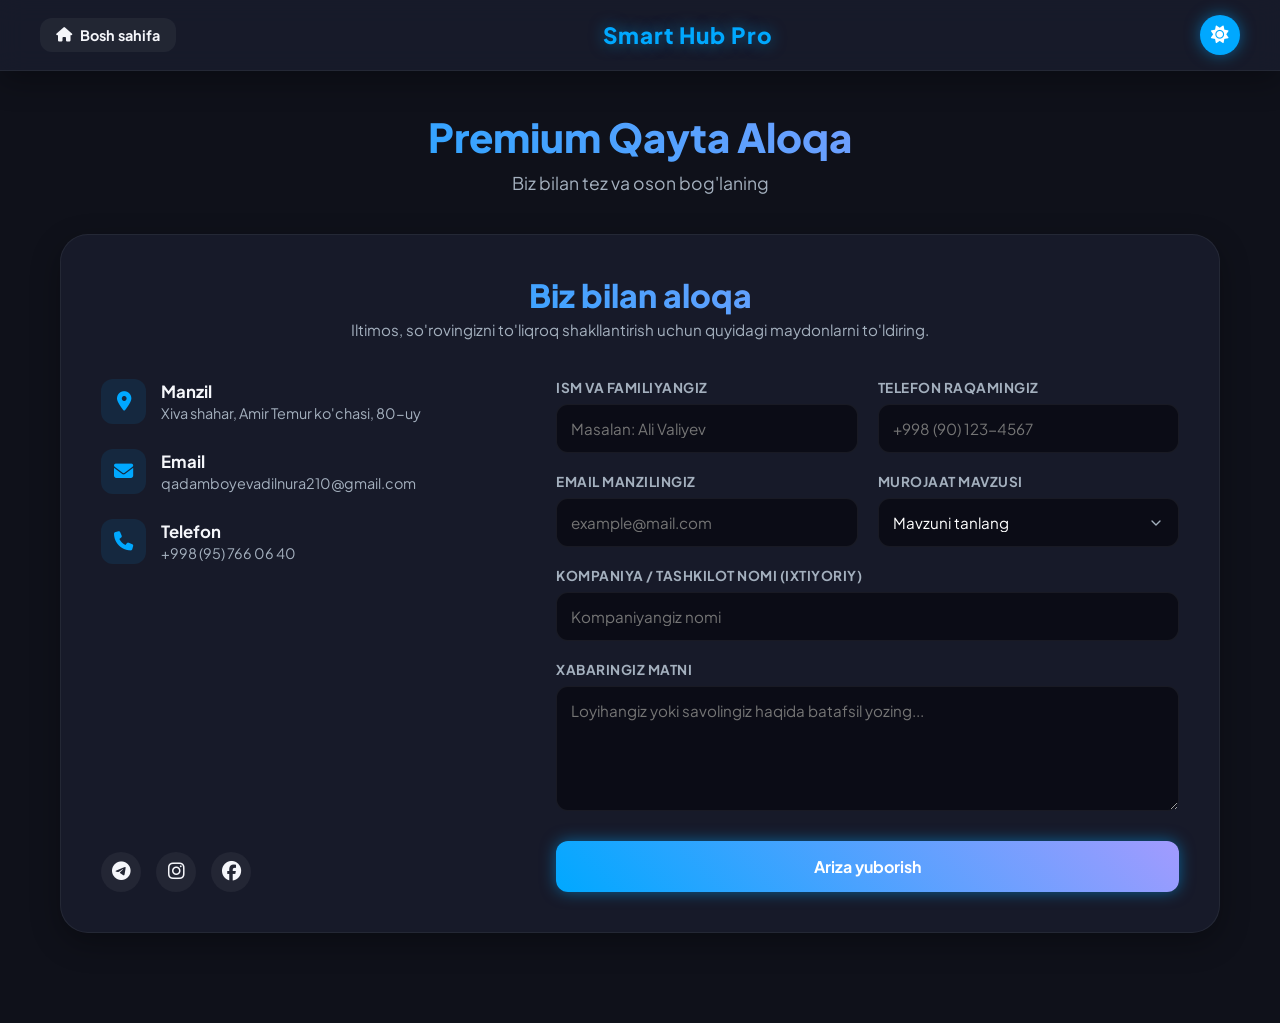
<file: contact.html>
<!DOCTYPE html>
<html lang="uz">

<head>
    <meta charset="UTF-8">
    <meta name="viewport" content="width=device-width, initial-scale=1.0">
    <title>Smart Hub | Kengaytirilgan Aloqa</title>
    <link rel="stylesheet" href="https://cdnjs.cloudflare.com/ajax/libs/font-awesome/6.4.0/css/all.min.css">
    <link href="https://fonts.googleapis.com/css2?family=Plus+Jakarta+Sans:wght@400;600;700;800&display=swap"
        rel="stylesheet">
    <style>
        :root {
            --bg: #0f111a;
            --panel-bg: rgba(26, 29, 46, 0.8);
            --text: #f5f6fa;
            --text-muted: #a4b0be;
            --primary: #00a8ff;
            --primary-hover: #00c4ff;
            --card-shadow: 0 10px 30px rgba(0, 0, 0, 0.3);
            --border: rgba(255, 255, 255, 0.06);
            --neon-shadow: 0 0 15px rgba(0, 168, 255, 0.5);
        }

        [data-theme="light"] {
            --bg: #f4f7f6;
            --panel-bg: rgba(255, 255, 255, 0.85);
            --text: #2d3436;
            --text-muted: #636e72;
            --primary: #0984e3;
            --primary-hover: #74b9ff;
            --card-shadow: 0 10px 30px rgba(0, 0, 0, 0.05);
            --border: rgba(0, 0, 0, 0.06);
            --neon-shadow: 0 0 10px rgba(9, 132, 227, 0.2);
        }

        :root {
            --bg: #0f111a;
            --panel-bg: rgba(26, 29, 46, 0.8);
            --text: #f5f6fa;
            --text-muted: #a4b0be;
            --primary: #00a8ff;
            --primary-hover: #00c4ff;
            --card-shadow: 0 10px 30px rgba(0, 0, 0, 0.3);
            --border: rgba(255, 255, 255, 0.06);
            --neon-shadow: 0 0 15px rgba(0, 168, 255, 0.5);
        }

        [data-theme="light"] {
            --bg: #f4f7f6;
            --panel-bg: rgba(255, 255, 255, 0.85);
            --text: #2d3436;
            --text-muted: #636e72;
            --primary: #0984e3;
            --primary-hover: #74b9ff;
            --card-shadow: 0 10px 30px rgba(0, 0, 0, 0.05);
            --border: rgba(0, 0, 0, 0.06);
            --neon-shadow: 0 0 10px rgba(9, 132, 227, 0.2);
        }

        /* Universal selektordan transition olib tashlandi, body'ga berildi */
        * {
            margin: 0;
            padding: 0;
            box-sizing: border-box;
            font-family: 'Plus Jakarta Sans', sans-serif;
        }

        body {
            background: var(--bg);
            color: var(--text);
            min-height: 100vh;
            padding-bottom: 50px;
            overflow-x: hidden;
            transition: background 0.3s, color 0.3s;
            /* Rejim o'zgarganda silliq o'tishi uchun */
        }

        header {
            background: var(--panel-bg);
            backdrop-filter: blur(12px);
            padding: 15px 20px;
            border-bottom: 1px solid var(--border);
            position: sticky;
            top: 0;
            z-index: 100;
            box-shadow: var(--card-shadow);
        }

        .nav-container {
            max-width: 1200px;
            margin: 0 auto;
            display: flex;
            justify-content: space-between;
            align-items: center;
        }

        .back-btn {
            font-size: 0.9rem;
            font-weight: 700;
            color: var(--text);
            text-decoration: none;
            display: flex;
            align-items: center;
            gap: 8px;
            background: rgba(255, 255, 255, 0.05);
            padding: 8px 16px;
            border-radius: 12px;
            cursor: pointer;
            transition: background 0.2s;
        }

        [data-theme="light"] .back-btn {
            background: rgba(0, 0, 0, 0.03);
        }

        .logo-title {
            font-size: 1.4rem;
            font-weight: 800;
            color: var(--primary);
            letter-spacing: 1px;
            text-shadow: var(--neon-shadow);
        }

        .theme-toggle {
            background: var(--primary);
            color: #fff;
            border: none;
            width: 40px;
            height: 40px;
            border-radius: 50%;
            cursor: pointer;
            display: flex;
            align-items: center;
            justify-content: center;
            font-size: 1.1rem;
            box-shadow: var(--neon-shadow);
            transition: transform 0.2s, background 0.2s;
        }

        .theme-toggle:hover {
            transform: scale(1.05);
            background: var(--primary-hover);
        }

        .container {
            max-width: 1200px;
            margin: 40px auto;
            padding: 0 20px;
        }

        .welcome-section {
            text-align: center;
            margin-bottom: 40px;
        }

        .welcome-section h1 {
            font-size: 2.5rem;
            font-weight: 800;
            margin-bottom: 10px;
            background: linear-gradient(45deg, var(--primary), #a29bfe);

            -webkit-background-clip: text;

            background-clip: text;


            -webkit-text-fill-color: transparent;
        }

        .welcome-section p {
            color: var(--text-muted);
            font-size: 1.1rem;
        }

        .contact-section {
            background: var(--panel-bg);
            border: 1px solid var(--border);
            padding: 40px;
            border-radius: 28px;
            box-shadow: var(--card-shadow);
            margin-top: 20px;
        }

        .contact-section h2 {
            font-size: 2rem;
            font-weight: 800;
            text-align: center;
            margin-bottom: 5px;
            background: linear-gradient(45deg, var(--primary), #a29bfe);

            -webkit-background-clip: text;
            background-clip: text;


            -webkit-text-fill-color: transparent;
            transition: none;
  
        }

        .contact-subtitle {
            text-align: center;
            color: var(--text-muted);
            margin-bottom: 40px;
            font-size: 0.95rem;
        }

        .contact-container {
            display: grid;
            grid-template-columns: 1fr 1.5fr;
            gap: 40px;
        }

        @media (max-width: 992px) {
            .contact-container {
                grid-template-columns: 1fr;
                gap: 40px;
            }
        }

        .contact-info {
            display: flex;
            flex-direction: column;
            gap: 25px;
            text-align: left;
        }

        .info-item {
            display: flex;
            align-items: center;
            gap: 15px;
        }

        .info-item i {
            width: 45px;
            height: 45px;
            background: rgba(0, 168, 255, 0.1);
            color: var(--primary);
            border-radius: 12px;
            display: flex;
            align-items: center;
            justify-content: center;
            font-size: 1.2rem;
            flex-shrink: 0;
        }

        .info-item h4 {
            font-size: 1.05rem;
            font-weight: 700;
            margin-bottom: 2px;
        }

        .info-item p {
            color: var(--text-muted);
            font-size: 0.9rem;
        }

        .social-links {
            display: flex;
            gap: 15px;
            margin-top: auto;
            padding-top: 20px;
        }

        .social-links a {
            width: 40px;
            height: 40px;
            border-radius: 50%;
            background: rgba(255, 255, 255, 0.05);
            color: var(--text);
            display: flex;
            align-items: center;
            justify-content: center;
            text-decoration: none;
            font-size: 1.2rem;
            transition: all 0.3s;
        }

        [data-theme="light"] .social-links a {
            background: rgba(0, 0, 0, 0.03);
        }

        .social-links a:hover {
            background: var(--color);
            color: #fff;
            transform: translateY(-3px);
            box-shadow: 0 5px 15px var(--color);
        }

        /* ================= QO'SHILGAN VA TO'G'RILANGAN INPUT STIllARI ================= */
        .contact-form {
            display: flex;
            flex-direction: column;
            gap: 20px;
            text-align: left;
        }

        .form-grid {
            display: grid;
            grid-template-columns: repeat(2, 1fr);
            gap: 20px;
        }

        @media (max-width: 600px) {
            .form-grid {
                grid-template-columns: 1fr;
            }
        }

        .form-group {
            display: flex;
            flex-direction: column;
            gap: 8px;
        }

        .form-group.full-width {
            grid-column: span 2;
        }

        @media (max-width: 600px) {
            .form-group.full-width {
                grid-column: span 1;
            }
        }

        .form-group label {
            font-size: 0.85rem;
            font-weight: 700;
            color: var(--text-muted);
            text-transform: uppercase;
            letter-spacing: 0.5px;
        }

        .form-group input,
        .form-group select,
        .form-group textarea {
            background: #0b0c16;
            border: 1px solid var(--border);
            padding: 14px;
            border-radius: 12px;
            color: #fff;
            font-size: 0.95rem;
            outline: none;
            transition: border-color 0.3s, box-shadow 0.3s;
            width: 100%;
        }

        .form-group select {
            appearance: none;
            cursor: pointer;
            background-image: url("data:image/svg+xml;utf8,<svg xmlns='http://www.w3.org/2000/svg' width='24' height='24' viewBox='0 0 24 24' fill='none' stroke='%23a4b0be' stroke-width='2' stroke-linecap='round' stroke-linejoin='round'><polyline points='6 9 12 15 18 9'></polyline></svg>");
            background-repeat: no-repeat;
            background-position: right 14px center;
            background-size: 16px;
            padding-right: 40px;
        }

        [data-theme="light"] .form-group input,
        [data-theme="light"] .form-group select,
        [data-theme="light"] .form-group textarea {
            background: #fff;
            color: #000;
            border: 1px solid rgba(0, 0, 0, 0.1);
        }

        .form-group input:focus,
        .form-group select:focus,
        .form-group textarea:focus {
            border-color: var(--primary);
            box-shadow: 0 0 10px rgba(0, 168, 255, 0.2);
        }

        .submit-btn {
            background: linear-gradient(45deg, var(--primary), #a29bfe);
            color: white;
            border: none;
            padding: 15px;
            border-radius: 12px;
            font-size: 1rem;
            font-weight: 700;
            cursor: pointer;
            box-shadow: var(--neon-shadow);
            transition: all 0.3s;
            margin-top: 10px;
        }

        .submit-btn:hover {
            transform: translateY(-2px);
            filter: brightness(1.1);
        }

        /* MULTI-INPUT FORM */
        .contact-form {
            display: flex;
            flex-direction: column;
            gap: 20px;
            text-align: left;
        }

        .form-grid {
            display: grid;
            grid-template-columns: repeat(2, 1fr);
            gap: 20px;
        }

        @media (max-width: 600px) {
            .form-grid {
                grid-template-columns: 1fr;
            }
        }

        .form-group {
            display: flex;
            flex-direction: column;
            gap: 8px;
        }

        .form-group.full-width {
            grid-column: span 2;
        }

        @media (max-width: 600px) {
            .form-group.full-width {
                grid-column: span 1;
            }
        }

        .form-group label {
            font-size: 0.85rem;
            font-weight: 700;
            color: var(--text-muted);
            text-transform: uppercase;
            letter-spacing: 0.5px;
        }

        .form-group input,
        .form-group select,
        .form-group textarea {
            background: #0b0c16;
            border: 1px solid var(--border);
            padding: 14px;
            border-radius: 12px;
            color: #fff;
            font-size: 0.95rem;
            outline: none;
            transition: border-color 0.3s;
            width: 100%;
        }

        /* Select elementini to'g'rilash */
        .form-group select {
            appearance: none;
            cursor: pointer;
            background-image: url("data:image/svg+xml;utf8,<svg xmlns='http://www.w3.org/2000/svg' width='24' height='24' viewBox='0 0 24 24' fill='none' stroke='%23a4b0be' stroke-width='2' stroke-linecap='round' stroke-linejoin='round'><polyline points='6 9 12 15 18 9'></polyline></svg>");
            background-repeat: no-repeat;
            background-position: right 14px center;
            background-size: 16px;
            padding-right: 40px;
        }

        [data-theme="light"] .form-group input,
        [data-theme="light"] .form-group select,
        [data-theme="light"] .form-group textarea {
            background: #fff;
            color: #000;
            border: 1px solid rgba(0, 0, 0, 0.1);
        }

        .form-group input:focus,
        .form-group select:focus,
        .form-group textarea:focus {
            border-color: var(--primary);
            box-shadow: 0 0 10px rgba(0, 168, 255, 0.2);
        }

        .submit-btn {
            background: linear-gradient(45deg, var(--primary), #a29bfe);
            color: white;
            border: none;
            padding: 15px;
            border-radius: 12px;
            font-size: 1rem;
            font-weight: 700;
            cursor: pointer;
            box-shadow: var(--neon-shadow);
            transition: all 0.3s;
            margin-top: 10px;
        }

        .submit-btn:hover {
            transform: translateY(-2px);
            filter: brightness(1.1);
        }
    </style>
</head>

<body>

    <header>
        <div class="nav-container">
            <a href="index.html" onclick="location.reload()" class="back-btn"><i class="fa-solid fa-house"></i> Bosh
                sahifa</a>
            <div class="logo-title">Smart Hub Pro</div>
            <button class="theme-toggle" onclick="toggleTheme()" id="themeBtn"><i class="fa-solid fa-sun"></i></button>
        </div>
    </header>

    <div class="container">
        <div class="welcome-section">
            <h1>Premium Qayta Aloqa</h1>
            <p>Biz bilan tez va oson bog'laning</p>
        </div>

        <div class="contact-section">
            <h2>Biz bilan aloqa</h2>
            <p class="contact-subtitle">Iltimos, so'rovingizni to'liqroq shakllantirish uchun quyidagi maydonlarni
                to'ldiring.</p>

            <div class="contact-container">
                <div class="contact-info">
                    <div class="info-item">
                        <i class="fa-solid fa-location-dot"></i>
                        <div>
                            <h4>Manzil</h4>
                            <p>Xiva shahar, Amir Temur ko'chasi, 80-uy</p>
                        </div>
                    </div>
                    <div class="info-item">
                        <i class="fa-solid fa-envelope"></i>
                        <div>
                            <h4>Email</h4>
                            <p>qadamboyevadilnura210@gmail.com</p>
                        </div>
                    </div>
                    <div class="info-item">
                        <i class="fa-solid fa-phone"></i>
                        <div>
                            <h4>Telefon</h4>
                            <p>+998 (95) 766 06 40 </p>
                        </div>
                    </div>
                    <div class="social-links">
                        <a href="#" style="--color: #0088cc;"><i class="fa-brands fa-telegram"></i></a>
                        <a href="#" style="--color: #e1306c;"><i class="fa-brands fa-instagram"></i></a>
                        <a href="#" style="--color: #1877f2;"><i class="fa-brands fa-facebook"></i></a>
                    </div>
                </div>

                <form class="contact-form" onsubmit="handleContactSubmit(event)">
                    <div class="form-grid">
                        <div class="form-group">
                            <label for="userName">Ism va Familiyangiz</label>
                            <input type="text" id="userName" required placeholder="Masalan: Ali Valiyev">
                        </div>
                        <div class="form-group">
                            <label for="userPhone">Telefon raqamingiz</label>
                            <input type="tel" id="userPhone" required placeholder="+998 (90) 123-4567">
                        </div>
                        <div class="form-group">
                            <label for="userEmail">Email manzilingiz</label>
                            <input type="email" id="userEmail" required placeholder="example@mail.com">
                        </div>
                        <div class="form-group">
                            <label for="userSubject">Murojaat mavzusi</label>
                            <select id="userSubject" required>
                                <option value="" disabled selected>Mavzuni tanlang</option>
                                <option value="Hamkorlik">Biznes Hamkorlik</option>
                                <option value="Texnik Yordam">Texnik ko'mak</option>
                                <option value="Taklif">Taklif va Mulohaza</option>
                                <option value="Boshqa">Boshqa masalalar</option>
                            </select>
                        </div>
                        <div class="form-group full-width">
                            <label for="userCompany">Kompaniya / Tashkilot nomi (Ixtiyoriy)</label>
                            <input type="text" id="userCompany" placeholder="Kompaniyangiz nomi">
                        </div>
                        <div class="form-group full-width">
                            <label for="userMessage">Xabaringiz matni</label>
                            <textarea id="userMessage" rows="5" required
                                placeholder="Loyihangiz yoki savolingiz haqida batafsil yozing..."></textarea>
                        </div>
                    </div>
                    <button type="submit" class="submit-btn">Ariza yuborish</button>
                </form>
            </div>
        </div>
    </div>

    <script>
        // Kun/Tun rejimi (Default: Dark)
        document.body.setAttribute('data-theme', 'dark');
        function toggleTheme() {
            const body = document.body;
            const btn = document.getElementById('themeBtn');
            if (body.getAttribute('data-theme') === 'dark') {
                body.setAttribute('data-theme', 'light');
                btn.innerHTML = '<i class="fa-solid fa-moon"></i>';
            } else {
                body.setAttribute('data-theme', 'dark');
                btn.innerHTML = '<i class="fa-solid fa-sun"></i>';
            }
        }

        /* 📨 FORMANI QABUL QILISH */
        function handleContactSubmit(event) {
            event.preventDefault();
            const name = document.getElementById('userName').value;
            alert(`Rahmat, ${name}! Barcha ma'lumotlaringiz muvaffaqiyatli qabul qilindi. Tez orada aloqaga chiqamiz.`);
            event.target.reset();
        }
    </script>
</body>

</html>
</file>
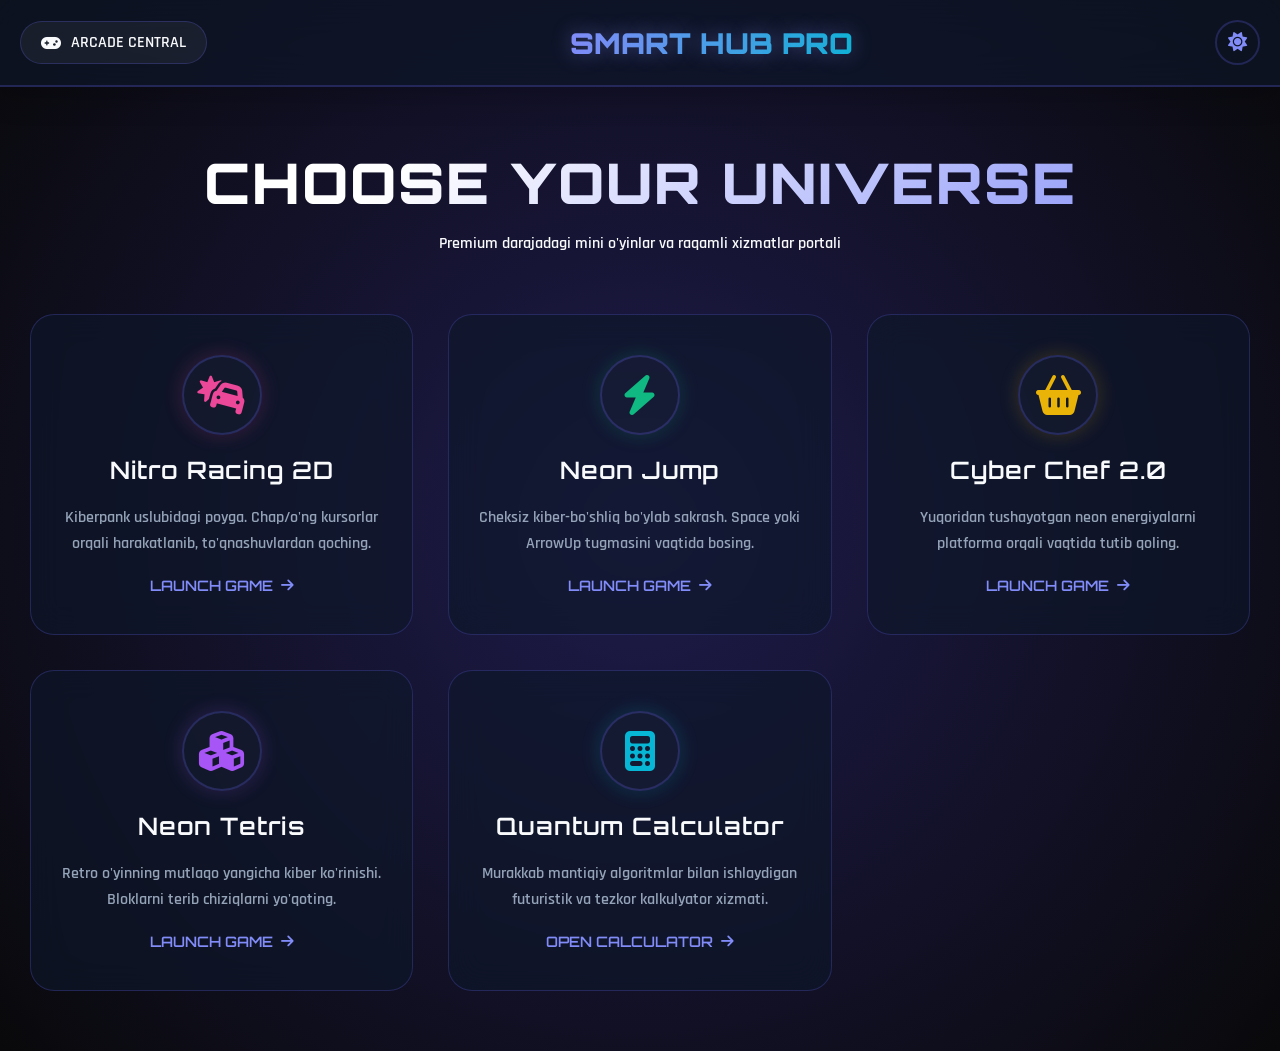
<file: games.html>
<!DOCTYPE html>
<html lang="uz">

<head>
    <meta charset="UTF-8">
    <meta name="viewport" content="width=device-width, initial-scale=1.0">
    <title>Smart Hub | Futuristic Arcade Portal</title>
    <link rel="stylesheet" href="https://cdnjs.cloudflare.com/ajax/libs/font-awesome/6.4.0/css/all.min.css">
    <link href="https://fonts.googleapis.com/css2?family=Orbitron:wght@500;700;900&family=Rajdhani:wght@500;600;700&display=swap" rel="stylesheet">
    <style>
        :root {
            --bg-glow: radial-gradient(circle at 50% 50%, #1e1b4b 0%, #09090b 100%);
            --panel-bg: rgba(15, 23, 42, 0.65);
            --border-glow: rgba(99, 102, 241, 0.25);
            --text-main: #f8fafc;
            --text-neon: #818cf8;
            --accent-cyan: #06b6d4;
            --accent-pink: #ec4899;
            --accent-green: #10b981;
        }

        [data-theme="light"] {
            --bg-glow: linear-gradient(135deg, #f1f5f9 0%, #cbd5e1 100%);
            --panel-bg: rgba(255, 255, 255, 0.75);
            --border-glow: rgba(99, 102, 241, 0.15);
            --text-main: #0f172a;
            --text-neon: #4f46e5;
            --accent-cyan: #0891b2;
            --accent-pink: #db2777;
            --accent-green: #059669;
        }

        * {
            margin: 0;
            padding: 0;
            box-sizing: border-box;
            font-family: 'Rajdhani', sans-serif;
            font-weight: 600;
        }

        body {
            background: var(--bg-glow);
            color: var(--text-main);
            min-height: 100vh;
            overflow-x: hidden;
            transition: background 0.5s ease;
        }

        header {
            background: var(--panel-bg);
            backdrop-filter: blur(20px);
            -webkit-backdrop-filter: blur(20px);
            border-bottom: 2px solid var(--border-glow);
            padding: 20px;
            position: sticky;
            top: 0;
            z-index: 100;
            box-shadow: 0 10px 30px rgba(0,0,0,0.2);
        }

        .nav-container {
            max-width: 1400px;
            margin: 0 auto;
            display: flex;
            justify-content: space-between;
            align-items: center;
        }

        .logo-title {
            font-family: 'Orbitron', sans-serif;
            font-size: 1.8rem;
            font-weight: 900;
            background: linear-gradient(90deg, var(--text-neon), var(--accent-cyan));
            -webkit-background-clip: text;
            -webkit-text-fill-color: transparent;
            text-shadow: 0 0 20px rgba(129, 140, 248, 0.4);
        }

        .back-btn {
            color: var(--text-main);
            text-decoration: none;
            display: flex;
            align-items: center;
            gap: 10px;
            background: rgba(255,255,255,0.05);
            padding: 10px 20px;
            border-radius: 30px;
            border: 1px solid var(--border-glow);
            transition: all 0.3s ease;
        }

        .back-btn:hover {
            background: var(--text-neon);
            color: #fff;
            box-shadow: 0 0 15px var(--text-neon);
        }

        .theme-toggle {
            background: transparent;
            color: var(--text-neon);
            border: 2px solid var(--border-glow);
            width: 45px;
            height: 45px;
            border-radius: 50%;
            cursor: pointer;
            display: flex;
            align-items: center;
            justify-content: center;
            font-size: 1.2rem;
            transition: all 0.3s ease;
        }

        .theme-toggle:hover {
            box-shadow: 0 0 15px var(--text-neon);
            background: var(--text-neon);
            color: white;
        }

        .container {
            max-width: 1400px;
            margin: 60px auto;
            padding: 0 30px;
        }

        .welcome-section {
            text-align: center;
            margin-bottom: 60px;
        }

        .welcome-section h1 {
            font-family: 'Orbitron', sans-serif;
            font-size: 3.5rem;
            font-weight: 900;
            letter-spacing: 2px;
            margin-bottom: 15px;
            background: linear-gradient(135deg, #fff 30%, var(--text-neon));
            -webkit-background-clip: text;
            -webkit-text-fill-color: transparent;
        }

        [data-theme="light"] .welcome-section h1 {
            background: linear-gradient(135deg, #0f172a 30%, var(--text-neon));
            -webkit-background-clip: text;
            -webkit-text-fill-color: transparent;
        }

        .grid {
            display: grid;
            grid-template-columns: repeat(auto-fit, minmax(300px, 1fr));
            gap: 35px;
        }

        .card {
            background: var(--panel-bg);
            backdrop-filter: blur(16px);
            -webkit-backdrop-filter: blur(16px);
            border: 1px solid var(--border-glow);
            border-radius: 24px;
            padding: 40px 30px;
            text-align: center;
            cursor: pointer;
            display: flex;
            flex-direction: column;
            align-items: center;
            gap: 20px;
            position: relative;
            transition: all 0.4s cubic-bezier(0.175, 0.885, 0.32, 1.275);
        }

        .card:hover {
            transform: translateY(-10px);
            border-color: var(--text-neon);
            box-shadow: 0 20px 40px rgba(99, 102, 241, 0.15), inset 0 0 20px rgba(99, 102, 241, 0.1);
        }

        .card .icon-wrapper {
            width: 80px;
            height: 80px;
            border-radius: 50%;
            display: flex;
            align-items: center;
            justify-content: center;
            font-size: 2.5rem;
            background: rgba(255,255,255,0.02);
            border: 2px solid var(--border-glow);
            box-shadow: 0 0 20px rgba(0,0,0,0.1);
            transition: all 0.3s ease;
        }

        .card:hover .icon-wrapper {
            transform: scale(1.1) rotate(5deg);
        }

        .card h3 {
            font-family: 'Orbitron', sans-serif;
            font-size: 1.5rem;
            letter-spacing: 1px;
        }

        .card p {
            color: #94a3b8;
            font-size: 1rem;
            line-height: 1.6;
        }

        [data-theme="light"] .card p {
            color: #475569;
        }

        .play-hint {
            font-family: 'Orbitron', sans-serif;
            font-size: 0.9rem;
            text-transform: uppercase;
            color: var(--text-neon);
            display: flex;
            align-items: center;
            gap: 8px;
        }

        /* FUTURISTIC MODAL SYSTEM */
        .modal {
            position: fixed;
            top: 0;
            left: 0;
            width: 100%;
            height: 100%;
            background: rgba(2, 6, 23, 0.85);
            backdrop-filter: blur(25px);
            -webkit-backdrop-filter: blur(25px);
            display: none;
            align-items: center;
            justify-content: center;
            z-index: 200;
            opacity: 0;
            transition: opacity 0.4s ease;
        }

        .modal.active {
            display: flex;
            opacity: 1;
        }

        .modal-content {
            background: rgba(15, 23, 42, 0.95);
            border: 2px solid var(--text-neon);
            padding: 35px;
            border-radius: 32px;
            max-width: 500px;
            width: 92%;
            position: relative;
            box-shadow: 0 0 50px rgba(99, 102, 241, 0.3);
            text-align: center;
            transform: scale(0.8);
            transition: transform 0.4s cubic-bezier(0.175, 0.885, 0.32, 1.275);
        }

        .modal.active .modal-content {
            transform: scale(1);
        }

        .close-modal {
            position: absolute;
            top: 20px;
            right: 25px;
            font-size: 2rem;
            cursor: pointer;
            color: #64748b;
            transition: color 0.3s ease;
        }

        .close-modal:hover {
            color: var(--accent-pink);
        }

        .modal-title {
            font-family: 'Orbitron', sans-serif;
            font-size: 1.8rem;
            margin-bottom: 20px;
            color: #fff;
            display: flex;
            align-items: center;
            justify-content: center;
            gap: 12px;
        }

        .score-box {
            font-family: 'Orbitron', sans-serif;
            font-size: 1.4rem;
            color: var(--accent-cyan);
            margin-bottom: 20px;
            text-shadow: 0 0 10px rgba(6, 182, 212, 0.5);
        }

        canvas {
            background: #020617;
            border-radius: 20px;
            display: block;
            margin: 0 auto 20px;
            box-shadow: 0 10px 30px rgba(0,0,0,0.5), inset 0 0 20px rgba(255,255,255,0.05);
            border: 2px solid rgba(255,255,255,0.05);
        }

        .start-action-btn {
            font-family: 'Orbitron', sans-serif;
            background: linear-gradient(90deg, var(--text-neon), var(--accent-cyan));
            color: #fff;
            border: none;
            padding: 16px 32px;
            border-radius: 16px;
            font-size: 1.1rem;
            cursor: pointer;
            width: 100%;
            text-transform: uppercase;
            letter-spacing: 2px;
            box-shadow: 0 0 20px rgba(99, 102, 241, 0.4);
            transition: all 0.3s ease;
        }

        .start-action-btn:hover {
            box-shadow: 0 0 30px rgba(6, 182, 212, 0.6);
            transform: translateY(-2px);
        }

       
        .calc-wrapper {
            width: 100%;
            max-width: 340px;
            margin: 0 auto;
            background: #020617;
            padding: 25px;
            border-radius: 28px;
            border: 1px solid var(--border-glow);
        }

        .calc-screen {
            width: 100%;
            height: 70px;
            background: rgba(255,255,255,0.02);
            border: 1px solid var(--border-glow);
            border-radius: 16px;
            text-align: right;
            padding: 20px;
            font-family: 'Orbitron', sans-serif;
            font-size: 1.8rem;
            color: var(--accent-cyan);
            margin-bottom: 25px;
            box-shadow: inset 0 4px 10px rgba(0,0,0,0.4);
        }

        .calc-buttons {
            display: grid;
            grid-template-columns: repeat(4, 1fr);
            gap: 14px;
        }

        .calc-btn {
            background: rgba(255, 255, 255, 0.04);
            border: 1px solid rgba(255,255,255,0.05);
            height: 60px;
            border-radius: 16px;
            font-size: 1.4rem;
            color: #fff;
            cursor: pointer;
            transition: all 0.2s ease;
        }

        .calc-btn:hover {
            background: rgba(255, 255, 255, 0.12);
            border-color: var(--text-neon);
        }

        .calc-btn.op {
            color: var(--accent-pink);
            font-family: 'Orbitron', sans-serif;
        }

        .calc-btn.eq {
            background: linear-gradient(135deg, var(--text-neon), var(--accent-cyan));
            color: #fff;
            border: none;
            box-shadow: 0 0 15px rgba(99, 102, 241, 0.4);
        }
    </style>
</head>

<body>

    <header>
        <div class="nav-container">
            <a href="index.html" class="back-btn"><i class="fa-solid fa-gamepad"></i> ARCADE CENTRAL</a>
            <div class="logo-title">SMART HUB PRO</div>
            <button class="theme-toggle" onclick="toggleTheme()" id="themeBtn"><i class="fa-solid fa-sun"></i></button>
        </div>
    </header>

    <div class="container">
        <div class="welcome-section">
            <h1>CHOOSE YOUR UNIVERSE</h1>
            <p>Premium darajadagi mini o'yinlar va raqamli xizmatlar portali</p>
        </div>

        <div class="grid">
            <div class="card" onclick="openModal('raceModal')">
                <div class="icon-wrapper" style="color: var(--accent-pink); box-shadow: 0 0 20px rgba(236,72,153,0.2);"><i class="fa-solid fa-car-burst"></i></div>
                <h3>Nitro Racing 2D</h3>
                <p>Kiberpank uslubidagi poyga. Chap/o'ng kursorlar orqali harakatlanib, to'qnashuvlardan qoching.</p>
                <div class="play-hint">LAUNCH GAME <i class="fa-solid fa-arrow-right"></i></div>
            </div>
            <div class="card" onclick="openModal('marioModal')">
                <div class="icon-wrapper" style="color: var(--accent-green); box-shadow: 0 0 20px rgba(16,185,129,0.2);"><i class="fa-solid fa-bolt"></i></div>
                <h3>Neon Jump</h3>
                <p>Cheksiz kiber-bo'shliq bo'ylab sakrash. Space yoki ArrowUp tugmasini vaqtida bosing.</p>
                <div class="play-hint">LAUNCH GAME <i class="fa-solid fa-arrow-right"></i></div>
            </div>
            <div class="card" onclick="openModal('cookModal')">
                <div class="icon-wrapper" style="color: #eab308; box-shadow: 0 0 20px rgba(234,179,8,0.2);"><i class="fa-solid fa-basket-shopping"></i></div>
                <h3>Cyber Chef 2.0</h3>
                <p>Yuqoridan tushayotgan neon energiyalarni platforma orqali vaqtida tutib qoling.</p>
                <div class="play-hint">LAUNCH GAME <i class="fa-solid fa-arrow-right"></i></div>
            </div>
            <div class="card" onclick="openModal('tetrisModal')">
                <div class="icon-wrapper" style="color: #a855f7; box-shadow: 0 0 20px rgba(168,85,247,0.2);"><i class="fa-solid fa-cubes"></i></div>
                <h3>Neon Tetris</h3>
                <p>Retro o'yinning mutlaqo yangicha kiber ko'rinishi. Bloklarni terib chiziqlarni yo'qoting.</p>
                <div class="play-hint">LAUNCH GAME <i class="fa-solid fa-arrow-right"></i></div>
            </div>
            <div class="card" onclick="openModal('calcModal')">
                <div class="icon-wrapper" style="color: var(--accent-cyan); box-shadow: 0 0 20px rgba(6,182,212,0.2);"><i class="fa-solid fa-calculator"></i></div>
                <h3>Quantum Calculator</h3>
                <p>Murakkab mantiqiy algoritmlar bilan ishlaydigan futuristik va tezkor kalkulyator xizmati.</p>
                <div class="play-hint">OPEN CALCULATOR <i class="fa-solid fa-arrow-right"></i></div>
            </div>
        </div>
    </div>

    <div class="modal" id="raceModal">
        <div class="modal-content">
            <span class="close-modal" onclick="closeModal('raceModal')">&times;</span>
            <div class="modal-title"><i class="fa-solid fa-car-burst"></i> NITRO RACING</div>
            <div class="score-box">DISTANCE: <span id="raceScore">0</span> KM</div>
            <canvas id="raceCanvas" width="340" height="420"></canvas>
            <button class="start-action-btn" onclick="startRaceGame()">IGNITION / START</button>
        </div>
    </div>

    <div class="modal" id="marioModal">
        <div class="modal-content">
            <span class="close-modal" onclick="closeModal('marioModal')">&times;</span>
            <div class="modal-title"><i class="fa-solid fa-bolt"></i> NEON JUMP</div>
            <div class="score-box">SCORE: <span id="marioScore">0</span></div>
            <canvas id="marioCanvas" width="340" height="420"></canvas>
            <button class="start-action-btn" onclick="startMarioGame()">BOOT / START</button>
        </div>
    </div>

    <div class="modal" id="cookModal">
        <div class="modal-content">
            <span class="close-modal" onclick="closeModal('cookModal')">&times;</span>
            <div class="modal-title"><i class="fa-solid fa-basket-shopping"></i> CYBER CHEF</div>
            <div class="score-box">ENERGY: <span id="cookScore">0</span> / 100</div>
            <canvas id="cookCanvas" width="340" height="420"></canvas>
            <button class="start-action-btn" onclick="startCookingGame()">INITIALIZE SYSTEM</button>
        </div>
    </div>

    <div class="modal" id="tetrisModal">
        <div class="modal-content">
            <span class="close-modal" onclick="closeModal('tetrisModal')">&times;</span>
            <div class="modal-title"><i class="fa-solid fa-cubes"></i> NEON TETRIS</div>
            <div class="score-box">MATRIX SCORE: <span id="tetrisScore">0</span></div>
            <canvas id="tetrisCanvas" width="240" height="420"></canvas>
            <button class="start-action-btn" onclick="startTetrisGame()">LOAD MATRIX</button>
        </div>
    </div>

    <div class="modal" id="calcModal">
        <div class="modal-content">
            <span class="close-modal" onclick="closeModal('calcModal')">&times;</span>
            <div class="modal-title"><i class="fa-solid fa-calculator"></i> QUANTUM CORE</div>
            <div class="calc-wrapper">
                <input type="text" class="calc-screen" id="calcScreen" readonly value="0">
                <div class="calc-buttons">
                    <button class="calc-btn op" onclick="clearCalc()">C</button>
                    <button class="calc-btn op" onclick="pressCalc('/')">/</button>
                    <button class="calc-btn op" onclick="pressCalc('*')">×</button>
                    <button class="calc-btn op" onclick="pressCalc('-')">-</button>
                    <button class="calc-btn" onclick="pressCalc('7')">7</button>
                    <button class="calc-btn" onclick="pressCalc('8')">8</button>
                    <button class="calc-btn" onclick="pressCalc('9')">9</button>
                    <button class="calc-btn op" onclick="pressCalc('+')">+</button>
                    <button class="calc-btn" onclick="pressCalc('4')">4</button>
                    <button class="calc-btn" onclick="pressCalc('5')">5</button>
                    <button class="calc-btn" onclick="pressCalc('6')">6</button>
                    <button class="calc-btn eq" style="grid-row: span 2; height: 134px;" onclick="solveCalc()">=</button>
                    <button class="calc-btn" onclick="pressCalc('1')">1</button>
                    <button class="calc-btn" onclick="pressCalc('2')">2</button>
                    <button class="calc-btn" onclick="pressCalc('3')">3</button>
                    <button class="calc-btn" style="grid-column: span 3;" onclick="pressCalc('0')">0</button>
                </div>
            </div>
        </div>
    </div>

    <script>
   
        document.body.setAttribute('data-theme', 'dark');
        function toggleTheme() {
            const body = document.body;
            const btn = document.getElementById('themeBtn');
            if (body.getAttribute('data-theme') === 'dark') {
                body.setAttribute('data-theme', 'light');
                btn.innerHTML = '<i class="fa-solid fa-moon"></i>';
            } else {
                body.setAttribute('data-theme', 'dark');
                btn.innerHTML = '<i class="fa-solid fa-sun"></i>';
            }
        }

        function openModal(id) {
            const modal = document.getElementById(id);
            modal.style.display = "flex";
            setTimeout(() => modal.classList.add('active'), 10);
        }
        function closeModal(id) {
            const modal = document.getElementById(id);
            modal.classList.remove('active');
            setTimeout(() => modal.style.display = "none", 400);
            
            cancelAnimationFrame(raceAnim); isRaceRunning = false;
            cancelAnimationFrame(marioAnim); isMarioRunning = false;
            cancelAnimationFrame(cookAnim); isCookingRunning = false;
            clearInterval(tetrisInterval); isTetrisRunning = false;
        }

  
        window.addEventListener("keydown", (e) => {
            if(["Space", "ArrowUp", "ArrowDown", "ArrowLeft", "ArrowRight"].includes(e.code)) {
                if(isRaceRunning || isMarioRunning || isCookingRunning || isTetrisRunning) e.preventDefault();
            }
        });

        let calcScr = document.getElementById('calcScreen');
        function pressCalc(val) {
            if (calcScr.value === "0" || calcScr.value === "ERROR") calcScr.value = val;
            else calcScr.value += val;
        }
        function clearCalc() { calcScr.value = "0"; }
        function solveCalc() {
            try {
                let sanitized = calcScr.value.replace(/[^0-9+\-*/.]/g, '');
                let res = new Function('return ' + sanitized)();
                calcScr.value = res !== undefined ? Number(res.toFixed(4)) : "ERROR";
            } catch { calcScr.value = "ERROR"; }
        }

        const rCanvas = document.getElementById('raceCanvas'); const rCtx = rCanvas.getContext('2d');
        let raceAnim, playerX, playerTargetX, enemies, raceScore, isRaceRunning = false, raceSpeed;

        function startRaceGame() {
            if (isRaceRunning) return; isRaceRunning = true;
            playerX = 145; playerTargetX = 145; raceSpeed = 5; raceScore = 0;
            enemies = [{ x: Math.random() * 200 + 50, y: -100, speedX: (Math.random() - 0.5) * 2, color: '#ec4899' }];
            document.getElementById('raceScore').textContent = raceScore;
            updateRace();
        }
        document.addEventListener('keydown', (e) => {
            if (!isRaceRunning) return;
            if (e.key === "ArrowLeft") playerTargetX = Math.max(50, playerX - 70);
            if (e.key === "ArrowRight") playerTargetX = Math.min(240, playerX + 70);
        });

        function updateRace() {
            if (!isRaceRunning) return;
            rCtx.fillStyle = "#020617"; rCtx.fillRect(0, 0, 340, 420);
            
            
            playerX += (playerTargetX - playerX) * 0.25;

       
            rCtx.strokeStyle = "rgba(99, 102, 241, 0.4)"; rCtx.lineWidth = 4;
            rCtx.beginPath(); rCtx.moveTo(45, 0); rCtx.lineTo(45, 420); rCtx.moveTo(295, 0); rCtx.lineTo(295, 420); rCtx.stroke();

            rCtx.fillStyle = "rgba(6, 182, 212, 0.3)";
            for (let i = 0; i < 420; i += 60) {
                rCtx.fillRect(168, (i + (raceScore * 5) % 60), 4, 30);
            }

            rCtx.shadowBlur = 15; rCtx.shadowColor = "#06b6d4";
            rCtx.fillStyle = "#06b6d4"; rCtx.fillRect(playerX, 320, 45, 70);
            rCtx.fillStyle = "#fff"; rCtx.fillRect(playerX + 8, 330, 8, 12); rCtx.fillRect(playerX + 28, 330, 8, 12);

            
            enemies.forEach(enemy => {
                enemy.y += raceSpeed;
                enemy.x += enemy.speedX;
                if(enemy.x < 50 || enemy.x > 240) enemy.speedX *= -1;

                rCtx.shadowColor = enemy.color; rCtx.fillStyle = enemy.color;
                rCtx.fillRect(enemy.x, enemy.y, 45, 70);

              
                if (enemy.y + 70 > 320 && enemy.y < 390 && Math.abs(enemy.x - playerX) < 40) {
                    isRaceRunning = false;
                    setTimeout(() => alert("CRASH DETECTED! Total distance: " + raceScore + " KM"), 50);
                }
            });
            rCtx.shadowBlur = 0;

            if (enemies[0].y > 420) {
                enemies[0] = { 
                    x: Math.random() * 190 + 50, 
                    y: -100, 
                    speedX: (Math.random() - 0.5) * 3,
                    color: Math.random() > 0.5 ? '#ec4899' : '#a855f7' 
                };
                raceScore += 10; raceSpeed += 0.4;
                document.getElementById('raceScore').textContent = raceScore;
            }
            raceAnim = requestAnimationFrame(updateRace);
        }

        
        const mCanvas = document.getElementById('marioCanvas'); const mCtx = mCanvas.getContext('2d');
        let marioAnim, marioY, mVelocity, isJump, obsX, mScore, isMarioRunning = false, obsSpeed;

        function startMarioGame() {
            if (isMarioRunning) return; isMarioRunning = true;
            marioY = 320; mVelocity = 0; isJump = false; obsX = 360; mScore = 0; obsSpeed = 5;
            document.getElementById('marioScore').textContent = mScore;
            updateMario();
        }
        document.addEventListener('keydown', (e) => {
            if ((e.code === "Space" || e.code === "ArrowUp") && !isJump && isMarioRunning) {
                mVelocity = -12.5; isJump = true;
            }
        });

        function updateMario() {
            if (!isMarioRunning) return;
            mCtx.fillStyle = "#020617"; mCtx.fillRect(0, 0, 340, 420);
         
            mCtx.fillStyle = "rgba(16, 185, 129, 0.2)"; mCtx.fillRect(0, 360, 340, 60);
            mCtx.fillStyle = "#10b981"; mCtx.fillRect(0, 360, 340, 4);

          
            mVelocity += 0.65; marioY += mVelocity;
            if (marioY >= 320) { marioY = 320; isJump = false; }

            mCtx.shadowBlur = 20; mCtx.shadowColor = "#10b981";
            mCtx.fillStyle = "#10b981"; mCtx.fillRect(60, marioY, 30, 40);

            
            obsX -= obsSpeed;
            if (obsX < -30) { obsX = 360; mScore++; obsSpeed += 0.35; document.getElementById('marioScore').textContent = mScore; }
            
            mCtx.shadowColor = "#ec4899"; mCtx.fillStyle = "#ec4899";
            mCtx.fillRect(obsX, 325, 22, 35);
            mCtx.shadowBlur = 0;

            if (obsX < 90 && obsX + 22 > 60 && marioY + 40 > 325) {
                isMarioRunning = false;
                setTimeout(() => alert("GRID OVERLOAD! Final Score: " + mScore), 50);
            }
            marioAnim = requestAnimationFrame(updateMario);
        }

        const cCanvas = document.getElementById('cookCanvas'); const cCtx = cCanvas.getContext('2d');
        let cookAnim, basketX, basketTargetX, ingX, ingY, ingColor, cookScore, isCookingRunning = false, fallSpeed;

        function startCookingGame() {
            if (isCookingRunning) return; isCookingRunning = true;
            basketX = 140; basketTargetX = 140; ingY = 0; ingX = Math.random() * 280 + 30;
            ingColor = Math.random() > 0.5 ? '#06b6d4' : '#eab308';
            cookScore = 0; fallSpeed = 4.5;
            document.getElementById('cookScore').textContent = cookScore;
            updateCooking();
        }
        document.addEventListener('keydown', (e) => {
            if (!isCookingRunning) return;
            if (e.key === "ArrowLeft") basketTargetX = Math.max(10, basketX - 45);
            if (e.key === "ArrowRight") basketTargetX = Math.min(260, basketX + 45);
        });

        function updateCooking() {
            if (!isCookingRunning) return;
            cCtx.fillStyle = "#020617"; cCtx.fillRect(0, 0, 340, 420);
            
            basketX += (basketTargetX - basketX) * 0.3; 

            ingY += fallSpeed;
            cCtx.shadowBlur = 20; cCtx.shadowColor = ingColor;
            cCtx.fillStyle = ingColor;
            cCtx.beginPath(); cCtx.arc(ingX, ingY, 12, 0, Math.PI * 2); cCtx.fill();

            
            cCtx.shadowColor = "#a855f7"; cCtx.fillStyle = "#a855f7";
            cCtx.fillRect(basketX, 380, 70, 12);
            cCtx.shadowBlur = 0;

            if (ingY >= 370 && ingY <= 390 && ingX > basketX && ingX < basketX + 70) {
                cookScore += 10;
                document.getElementById('cookScore').textContent = cookScore;
                ingY = 0; ingX = Math.random() * 280 + 30;
                ingColor = Math.random() > 0.5 ? '#06b6d4' : '#eab308';
                fallSpeed += 0.4;
                if (cookScore >= 100) {
                    isCookingRunning = false;
                    setTimeout(() => alert("MATRIX SYNC COMPLETE! 100% Energy Generated."), 50);
                }
            } else if (ingY > 420) {
                ingY = 0; ingX = Math.random() * 280 + 30;
            }
            cookAnim = requestAnimationFrame(updateCooking);
        }

        const tCanvas = document.getElementById('tetrisCanvas'); const tCtx = tCanvas.getContext('2d');
        const ROW = 20, COL = 12, SQ = 20;
        let tetrisInterval, board, currentPiece, tScore, isTetrisRunning = false;

        const PIECES = [
            [[1, 1, 1, 1]], [[1, 1, 1], [0, 1, 0]], [[1, 1, 0], [0, 1, 1]], 
            [[0, 1, 1], [1, 1, 0]], [[1, 1], [1, 1]], [[1, 1, 1], [1, 0, 0]]
        ];
        const COLORS = ["#06b6d4", "#a855f7", "#ec4899", "#10b981", "#eab308", "#3b82f6"];

        function startTetrisGame() {
            if (isTetrisRunning) return; isTetrisRunning = true;
            tScore = 0; document.getElementById('tetrisScore').textContent = tScore;
            board = Array.from({ length: ROW }, () => Array(COL).fill(0));
            currentPiece = createPiece();
            clearInterval(tetrisInterval);
            tetrisInterval = setInterval(updateTetris, 450);
            drawBoard();
        }

        function createPiece() {
            let r = Math.floor(Math.random() * PIECES.length);
            return { matrix: PIECES[r], color: COLORS[r], x: 4, y: 0 };
        }

        function drawBoard() {
            tCtx.fillStyle = "#020617"; tCtx.fillRect(0, 0, 240, 420);
            for (let r = 0; r < ROW; r++) {
                for (let c = 0; c < COL; c++) {
                    if (board[r][c]) drawSquare(c, r, board[r][c]);
                }
            }
            currentPiece.matrix.forEach((row, ri) => {
                row.forEach((val, ci) => {
                    if (val) drawSquare(currentPiece.x + ci, currentPiece.y + ri, currentPiece.color);
                });
            });
        }

        function drawSquare(x, y, color) {
            tCtx.fillStyle = color; tCtx.fillRect(x * SQ, y * SQ, SQ - 1, SQ - 1);
        }

        function updateTetris() {
            if (!isTetrisRunning) return;
            currentPiece.y++;
            if (checkCollision()) {
                currentPiece.y--; mergePiece(); clearLines(); currentPiece = createPiece();
                if (checkCollision()) { 
                    clearInterval(tetrisInterval); isTetrisRunning = false; 
                    setTimeout(() => alert("MATRIX STACK OVERFLOW! Score: " + tScore), 50);
                }
            }
            drawBoard();
        }

        function checkCollision() {
            for (let r = 0; r < currentPiece.matrix.length; r++) {
                for (let c = 0; c < currentPiece.matrix[r].length; c++) {
                    if (!currentPiece.matrix[r][c]) continue;
                    let newX = currentPiece.x + c; let newY = currentPiece.y + r;
                    if (newX < 0 || newX >= COL || newY >= ROW) return true;
                    if (newY >= 0 && board[newY][newX]) return true;
                }
            }
            return false;
        }

        function mergePiece() {
            currentPiece.matrix.forEach((row, r) => {
                row.forEach((val, c) => {
                    if (val) board[currentPiece.y + r][currentPiece.x + c] = currentPiece.color;
                });
            });
        }

        function clearLines() {
            for (let r = ROW - 1; r >= 0; r--) {
                if (board[r].every(val => val !== 0)) {
                    board.splice(r, 1); board.unshift(Array(COL).fill(0));
                    tScore += 15; document.getElementById('tetrisScore').textContent = tScore;
                    r++;
                }
            }
        }

        document.addEventListener('keydown', (e) => {
            if (!isTetrisRunning) return;
            if (e.key === "ArrowLeft") { currentPiece.x--; if (checkCollision()) currentPiece.x++; }
            if (e.key === "ArrowRight") { currentPiece.x++; if (checkCollision()) currentPiece.x--; }
            if (e.key === "ArrowDown") { updateTetris(); }
            if (e.key === "ArrowUp") { 
                let rotated = currentPiece.matrix[0].map((_, i) => currentPiece.matrix.map(row => row[i]).reverse());
                let prevMatrix = currentPiece.matrix; currentPiece.matrix = rotated;
                if (checkCollision()) currentPiece.matrix = prevMatrix;
            }
            drawBoard();
        });
    </script>
</body>
</html>
</file>
